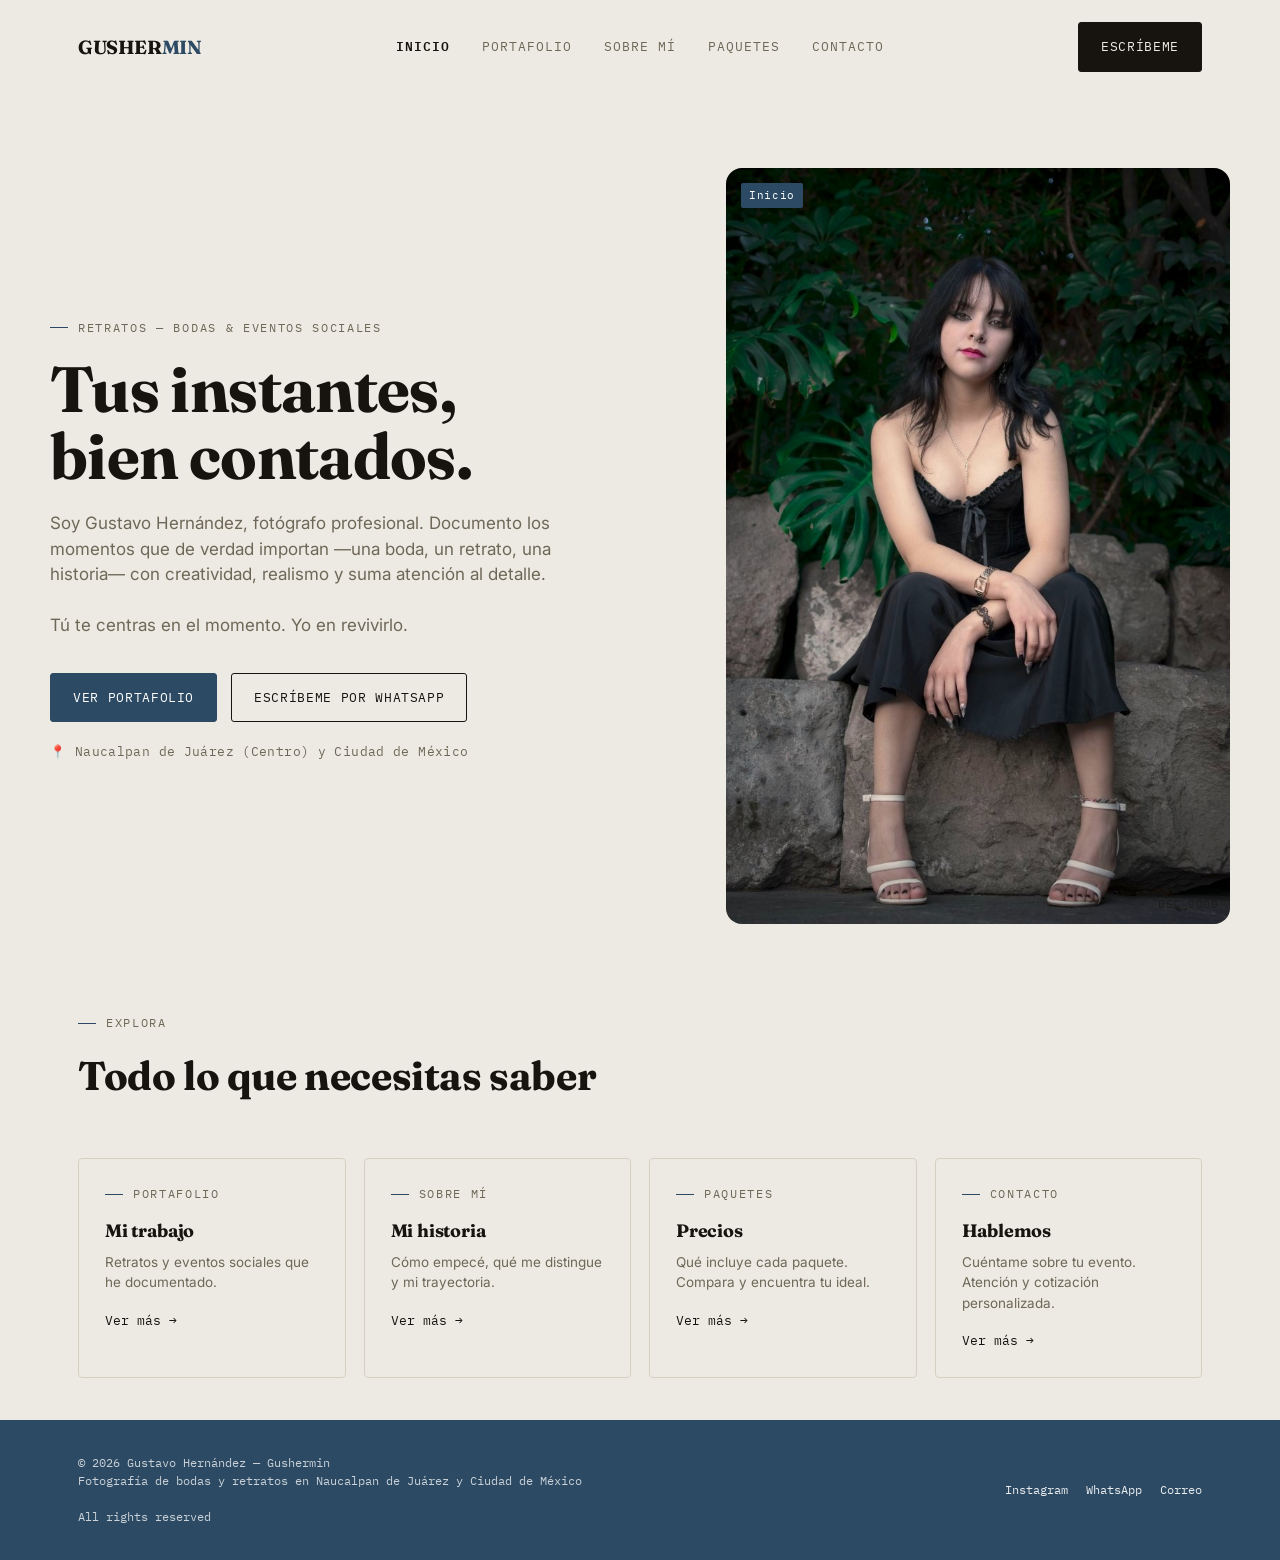
<file: index.html>
<!DOCTYPE html>
<html lang="es">
<head>
<meta charset="UTF-8">
<meta name="viewport" content="width=device-width, initial-scale=1.0">
<title>Gushermin — Fotógrafo de bodas y retratos en Naucalpan y CDMX</title>
<meta name="description" content="Gustavo Hernández (Gushermin), fotógrafo de retratos, bodas y eventos en Naucalpan de Juárez y Ciudad de México. Documento tus instantes más importantes con creatividad y detalle.">

<link rel="preconnect" href="https://fonts.googleapis.com">
<link rel="preconnect" href="https://fonts.gstatic.com" crossorigin>
<link href="https://fonts.googleapis.com/css2?family=Space+Grotesk:wght@500;600;700&family=Inter:wght@400;500;600&family=IBM+Plex+Mono:wght@500;600&display=swap" rel="stylesheet">
<link href="https://fonts.googleapis.com/css2?family=Fraunces:ital,opsz,wght@0,9..144,100..900;1,9..144,100..900&display=swap" rel="stylesheet">
<link href="https://fonts.googleapis.com/css2?family=Syne:wght@400..800&display=swap" rel="stylesheet">
<link href="https://fonts.googleapis.com/css2?family=DM+Serif+Display:ital@0;1&display=swap" rel="stylesheet">
<link href="https://fonts.googleapis.com/css2?family=Playfair+Display:ital,wght@0,400..900;1,400..900&display=swap" rel="stylesheet">
<link rel="icon" type="image/png" href="favicon.png">
<link rel="stylesheet" href="styles.css">
<link rel="canonical" href="https://gushermin.com/">
<script type="application/ld+json">
{
  "@context": "https://schema.org",
  "@type": "LocalBusiness",
  "name": "Gushermin — Gustavo Hernández Fotografía",
  "image": "https://gushermin.com/images/perfil.jpg",
  "url": "https://gushermin.com",
  "telephone": "+527296819259",
  "priceRange": "$3,000 - $5,500 MXN",
  "areaServed": [
    { "@type": "City", "name": "Naucalpan de Juárez" },
    { "@type": "City", "name": "Ciudad de México" }
  ],
  "sameAs": [
    "https://instagram.com/gushermin"
  ]
}
</script>
<!-- ============ FAVICON ============ -->
<link rel="icon" type="image/png" href="favicon.png" sizes="32x32">
<!-- Ícono para dispositivos Apple -->
<link rel="apple-touch-icon" href="favicon.png">
</head>
<body>

<header id="site-header">
  <nav class="wrap">
    <a class="logo" href="index.html">GUSHER<span>MIN</span></a>
    <button class="menu-toggle" id="menuToggle" aria-label="Abrir menú">
      <span></span><span></span><span></span>
    </button>
    <div class="nav-links" id="navLinks">
      <a href="index.html">Inicio</a>
      <a href="portafolio.html">Portafolio</a>
      <a href="sobre-mi.html">Sobre mí</a>
      <a href="paquetes.html">Paquetes</a>
      <a href="contacto.html">Contacto</a>
    </div>
    <a class="btn btn-solid nav-cta" href="contacto.html">Escríbeme</a>
  </nav>
</header>

<main>

  <!-- ============ HERO ============ -->
  <section class="hero wrap">
    <div class="reveal in">
      <div class="eyebrow entrar-suave">Retratos — Bodas &amp; Eventos Sociales</div>
      <h1 class="entrar-suave retraso-1">Tus instantes,<br>bien contados.</h1>
      <p class="lead entrar-suave retraso-2"> Soy Gustavo Hernández, fotógrafo profesional. Documento los momentos que de verdad importan —una boda, un retrato, una historia— con creatividad, realismo y suma atención al detalle.<br><br>Tú te centras en el momento. Yo en revivirlo.</p>
        <!-- <p class="lead entrar-suave retraso-2">Cubrir fotográficamente un evento resulta ser una responsabilidad de dimensiones ciertamente mayores. El fotógrafo no solo se dedica a plasmar convenientemente su visión de los eventos, sino que también cuenta con una única (y casi fugaz) oportunidad de lograr inmortalizar la dicha de una escena a través del lente, para que así el cliente pueda revivirlo en el mañana, todos los días, a cualquier hora, en cualquier lugar. -->
        <!-- <p class="lead entrar-suave retraso-2">¿Por qué debería contratar mi servicio?</p>
        <ul class="lead" class="entrar-suave retraso-2">
          <li>Aporto una visión fresca, artística y única para sus mejores momentos</li>
          <li>Disciplina, responsabilidad y profesionalismo en la ejecución del trabajo, de inicio a fin</li>
          <li>Experiencia y pericia en el manejo del equipo fotográfico y la luz, la cual es nuestra materia prima </li>
          <li>Gran capacidad creativa para lograr un toque artístico en cada toma</li>
          <li>Calidad y cantidad, a un precio justo para cada paquete disponible</li>
          <li>Compromiso y agilidad en la entrega del material</li>
          <li>Buena actitud y ganas de trabajar</li>
        </ul> --> 
      <div class="hero-actions entrar-suave retraso-3">
        <a class="btn btn-accent" href="portafolio.html">Ver portafolio</a>
        <a class="btn btn-ghost" href="https://wa.me/527296819259" target="_blank" rel="noopener">Escríbeme por WhatsApp</a>
      </div>
      <p style="margin-top:20px; font-family:var(--font-mono); font-size:12.5px; color:var(--ink-muted); letter-spacing:.03em;">📍 Naucalpan de Juárez (Centro) y Ciudad de México</p>
    </div>
    <!-- Foto de Portada -->
    <div class="frame hero-frame in entrar-suave retraso-4">
      <img src="images/DSC0.jpg" alt="DSC0">
        <div class="tags-container">
          <span class="frame-tag">Inicio</span>
        </div>
      <span class="frame-stamp">DSC_0000</span>
    </div>
  </section>

  <!-- ============ EXPLORA ============ -->
  <section class="wrap">
    <div class="section-head reveal">
      <div class="eyebrow">Explora</div>
      <h2>Todo lo que necesitas saber</h2>
    </div>
    <div class="explore-grid reveal">
      <a class="explore-card" href="portafolio.html">
        <div class="eyebrow">Portafolio</div>
        <h3>Mi trabajo</h3>
        <p>Retratos y eventos sociales que he documentado.</p>
        <span class="arrow">Ver más →</span>
      </a>
      <a class="explore-card" href="sobre-mi.html">
        <div class="eyebrow">Sobre mí</div>
        <h3>Mi historia</h3>
        <p>Cómo empecé, qué me distingue y mi trayectoria.</p>
        <span class="arrow">Ver más →</span>
      </a>
      <a class="explore-card" href="paquetes.html">
        <div class="eyebrow">Paquetes</div>
        <h3>Precios</h3>
        <p>Qué incluye cada paquete. Compara y encuentra tu ideal.</p>
        <span class="arrow">Ver más →</span>
      </a>
      <a class="explore-card" href="contacto.html">
        <div class="eyebrow">Contacto</div>
        <h3>Hablemos</h3>
        <p>Cuéntame sobre tu evento. Atención y cotización personalizada.</p>
        <span class="arrow">Ver más →</span>
      </a>
      <br>
    </div>
  </section>

</main>

<footer>
  <div class="wrap">
    <p>© 2026 Gustavo Hernández — Gushermin<br>Fotografía de bodas y retratos en Naucalpan de Juárez y Ciudad de México<br><br>All rights reserved</p>
    <div class="socials">
      <a href="https://instagram.com/gushermin" target="_blank" rel="noopener">Instagram</a>
      <a href="https://wa.me/527296819259" target="_blank" rel="noopener">WhatsApp</a>
      <a href="mailto:gus.hermi0102@gmail.com">Correo</a>
    </div>
  </div>
</footer>

<script src="script.js"></script>
</body>
</html>
</file>
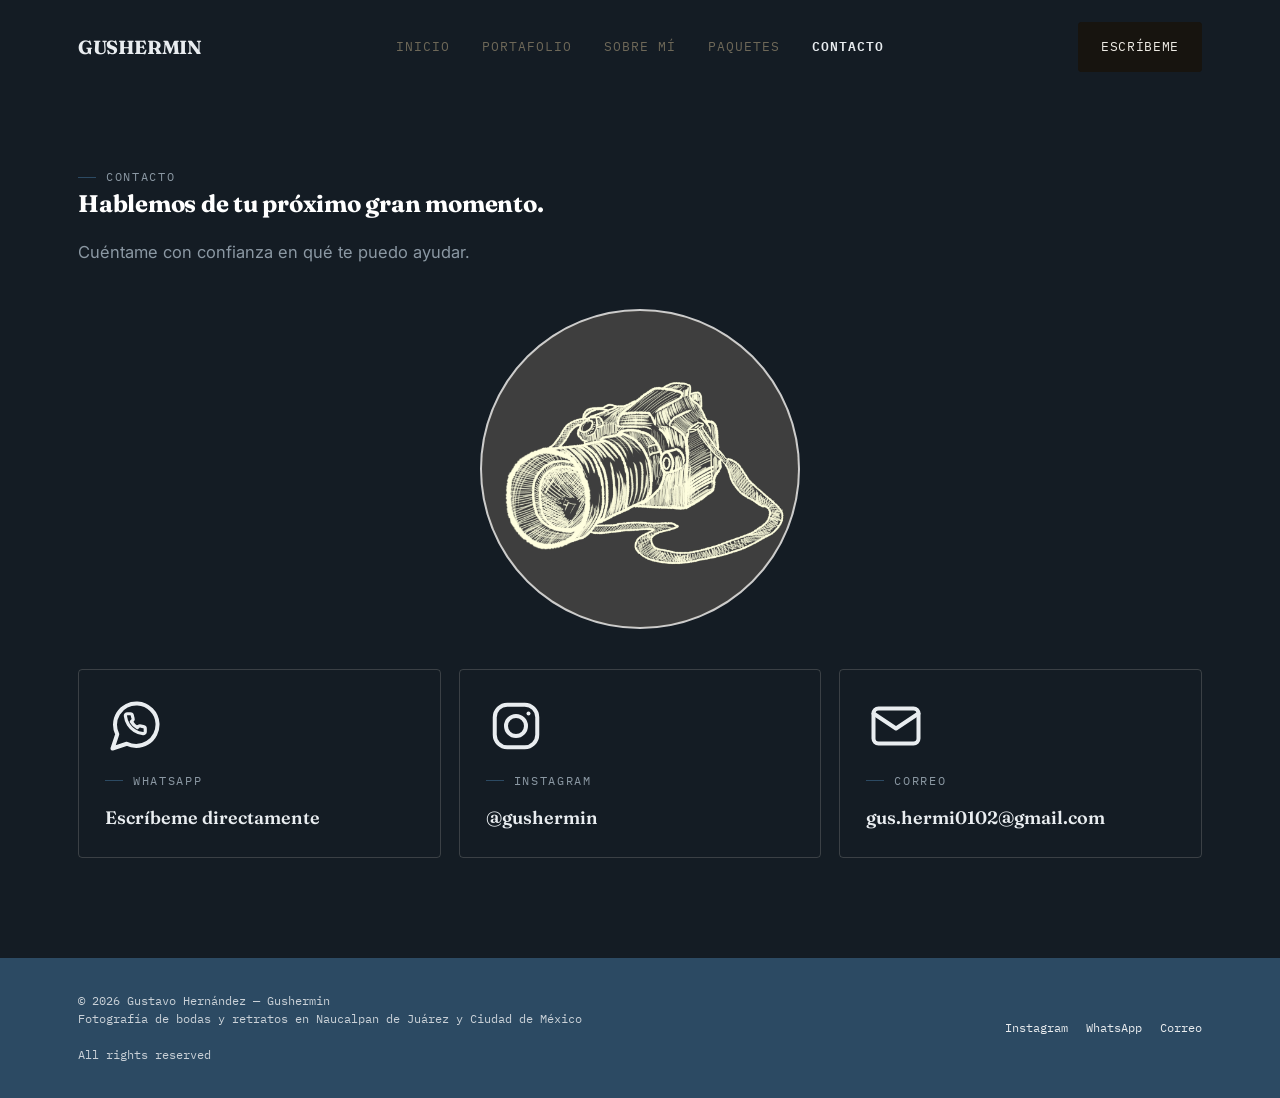
<file: contacto.html>
<!DOCTYPE html>
<html lang="es">
<head>
<meta charset="UTF-8">
<meta name="viewport" content="width=device-width, initial-scale=1.0">
<title>Contacto — Gushermin | Fotógrafo en Naucalpan y CDMX</title>
<meta name="description" content="Contacta a Gustavo Hernández (Gushermin), fotógrafo en Naucalpan de Juárez y Ciudad de México, por WhatsApp, Instagram o correo.">

<link rel="preconnect" href="https://fonts.googleapis.com">
<link rel="preconnect" href="https://fonts.gstatic.com" crossorigin>
<link href="https://fonts.googleapis.com/css2?family=Space+Grotesk:wght@500;600;700&family=Inter:wght@400;500;600&family=IBM+Plex+Mono:wght@500;600&display=swap" rel="stylesheet">
<link href="https://fonts.googleapis.com/css2?family=Fraunces:ital,opsz,wght@0,9..144,100..900;1,9..144,100..900&display=swap" rel="stylesheet">
<link href="https://fonts.googleapis.com/css2?family=Syne:wght@400..800&display=swap" rel="stylesheet">
<link href="https://fonts.googleapis.com/css2?family=DM+Serif+Display:ital@0;1&display=swap" rel="stylesheet">
<link href="https://fonts.googleapis.com/css2?family=Playfair+Display:ital,wght@0,400..900;1,400..900&display=swap" rel="stylesheet">
<link rel="icon" type="image/png" href="favicon.png">
<link rel="stylesheet" href="styles.css">
<link rel="canonical" href="https://gushermin.com/contacto.html">
<!-- ============ FAVICON ============ -->
<link rel="icon" type="image/png" href="favicon.png" sizes="32x32">
<!-- Ícono para dispositivos Apple -->
<link rel="apple-touch-icon" href="favicon.png">
</head>
<body>

<header id="site-header" class="on-dark">
  <nav class="wrap">
    <a class="logo" href="index.html">GUSHER<span>MIN</span></a>
    <button class="menu-toggle" id="menuToggle" aria-label="Abrir menú">
      <span></span><span></span><span></span>
    </button>
    <div class="nav-links" id="navLinks">
      <a href="index.html">Inicio</a>
      <a href="portafolio.html">Portafolio</a>
      <a href="sobre-mi.html">Sobre mí</a>
      <a href="paquetes.html">Paquetes</a>
      <a href="contacto.html">Contacto</a>
    </div>
    <a class="btn btn-solid nav-cta" href="contacto.html">Escríbeme</a>
  </nav>
</header>

<main>
  <!-- ============ CONTACTO ============ -->
  <section class="contact" style="padding-top: 168px;">
    <div class="wrap">
      <div class="eyebrow reveal in entrar-suave">Contacto</div>
      <h2 class="reveal in entrar-suave">Hablemos de tu próximo gran momento.</h2>
      <p class="lead reveal in entrar-suave retraso-1">Cuéntame con confianza en qué te puedo ayudar.</p>

      <!-- Avatar -->
      <div class="frame contact-avatar reveal in entrar-suave retraso-3">
        <img src="favicon.png" alt="Gustavo Hernández">
      </div>

      <div class="contact-grid reveal in entrar-suave retraso-4">
        <!-- Enlace a WhatsApp -->
        <a class="contact-card" href="https://wa.me/527296819259" target="_blank" rel="noopener">
          <svg class="icon" viewBox="0 0 24 24" fill="none" stroke="currentColor" stroke-width="1.6" stroke-linecap="round" stroke-linejoin="round">
            <path d="M21 11.5a8.38 8.38 0 0 1-.9 3.8 8.5 8.5 0 0 1-7.6 4.7 8.38 8.38 0 0 1-3.8-.9L3 21l1.9-5.7a8.38 8.38 0 0 1-.9-3.8 8.5 8.5 0 0 1 4.7-7.6 8.38 8.38 0 0 1 3.8-.9h.5a8.48 8.48 0 0 1 8 8v.5z"/>
            <g transform="translate(7.3,6.3) scale(0.4)" stroke-width="3.2">
            <path d="M22 16.92v3a2 2 0 0 1-2.18 2 19.79 19.79 0 0 1-8.63-3.07 19.5 19.5 0 0 1-6-6 19.79 19.79 0 0 1-3.07-8.67A2 2 0 0 1 4.11 2h3a2 2 0 0 1 2 1.72c.127.96.361 1.903.7 2.81a2 2 0 0 1-.45 2.11L8.09 9.91a16 16 0 0 0 6 6l1.27-1.27a2 2 0 0 1 2.11-.45c.907.339 1.85.573 2.81.7A2 2 0 0 1 22 16.92z"/>
            </g>
          </svg>
          <div class="eyebrow">WhatsApp</div>
          <div class="value">Escríbeme directamente</div>
        </a>
        <!-- usuario de Instagram -->
        <a class="contact-card" href="https://instagram.com/gushermin" target="_blank" rel="noopener">
          <svg class="icon" viewBox="0 0 24 24" fill="none" stroke="currentColor" stroke-width="1.6" stroke-linecap="round" stroke-linejoin="round">
            <rect x="3.5" y="3.5" width="17" height="17" rx="5"/>
            <circle cx="12" cy="12" r="4"/>
            <circle cx="17" cy="7" r="0.8" fill="currentColor" stroke="none"/>
          </svg>
          <div class="eyebrow">Instagram</div>
          <div class="value">@gushermin</div>
        </a>
        <!-- Correo electrónico -->
        <a class="contact-card" href="mailto:gus.hermi0102@gmail.com">
          <svg class="icon" viewBox="0 0 24 24" fill="none" stroke="currentColor" stroke-width="1.6" stroke-linecap="round" stroke-linejoin="round">
            <rect x="3" y="5" width="18" height="14" rx="2"/>
            <path d="M3 7l9 6 9-6"/>
          </svg>
          <div class="eyebrow">Correo</div>
          <div class="value">gus.hermi0102@gmail.com</div>
        </a>
      </div>
    </div>
  </section>
</main>

<footer>
  <div class="wrap">
    <p>© 2026 Gustavo Hernández — Gushermin<br>Fotografía de bodas y retratos en Naucalpan de Juárez y Ciudad de México<br><br>All rights reserved</p>
    <div class="socials">
      <a href="https://instagram.com/gushermin" target="_blank" rel="noopener">Instagram</a>
      <a href="https://wa.me/527296819259" target="_blank" rel="noopener">WhatsApp</a>
      <a href="mailto:gus.hermi0102@gmail.com">Correo</a>
    </div>
  </div>
</footer>

<script src="script.js"></script>
</body>
</html>
</file>
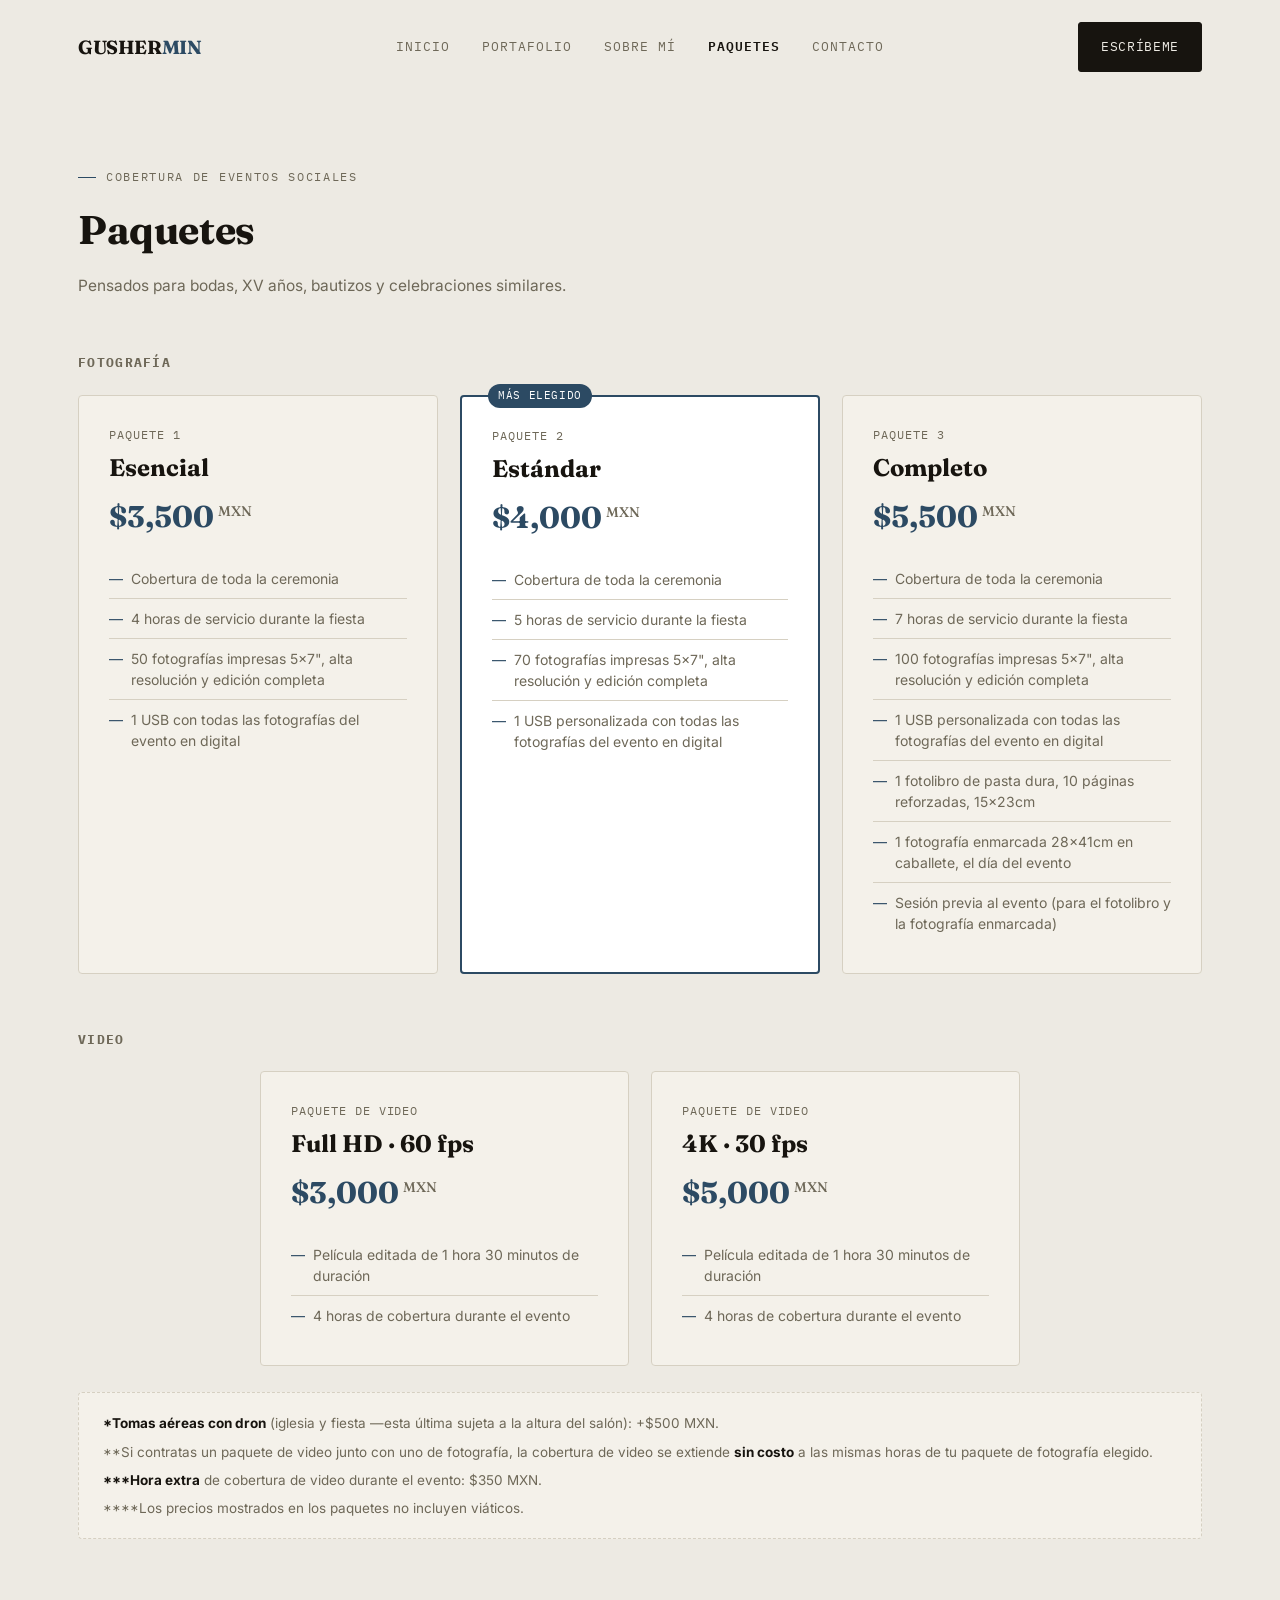
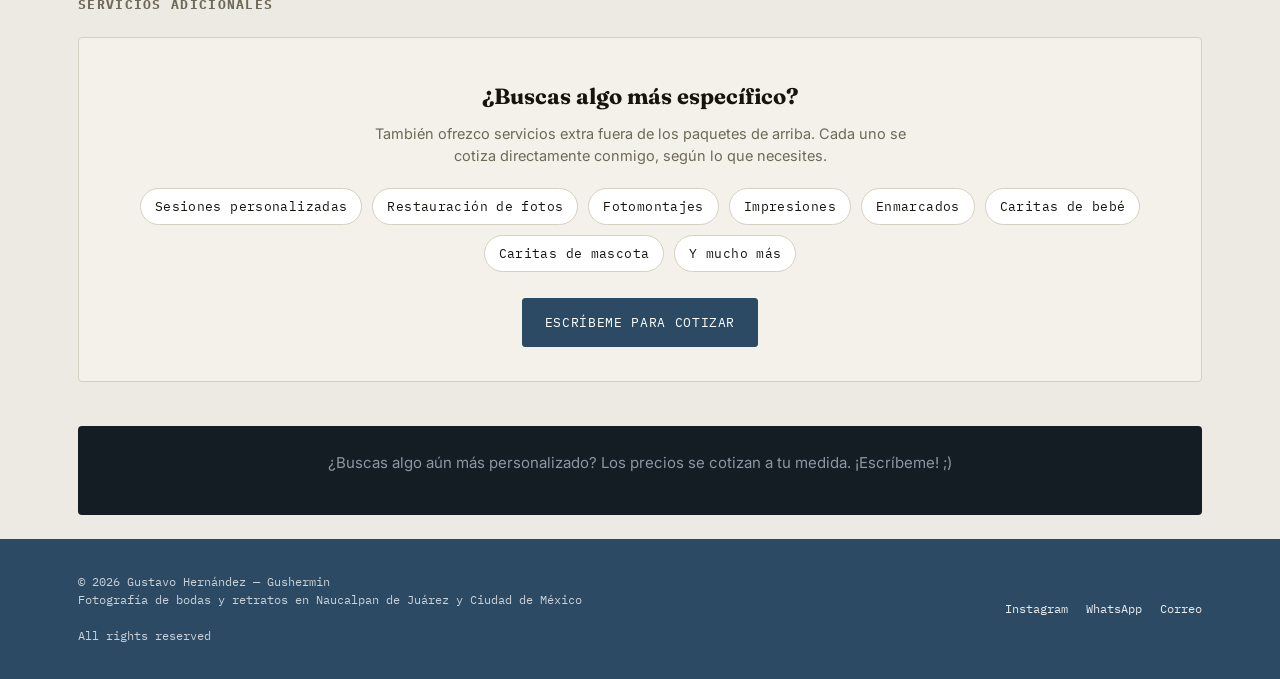
<file: paquetes.html>
<!DOCTYPE html>
<html lang="es">
<head>
<meta charset="UTF-8">
<meta name="viewport" content="width=device-width, initial-scale=1.0">
<title>Paquetes — Gushermin | Fotografía de bodas en Naucalpan y CDMX</title>
<meta name="description" content="Paquetes de cobertura fotográfica y de video para bodas, XV años, bautizos y eventos sociales en Naucalpan de Juárez y Ciudad de México — Gushermin.">

<link rel="preconnect" href="https://fonts.googleapis.com">
<link rel="preconnect" href="https://fonts.gstatic.com" crossorigin>
<link href="https://fonts.googleapis.com/css2?family=Space+Grotesk:wght@500;600;700&family=Inter:wght@400;500;600&family=IBM+Plex+Mono:wght@500;600&display=swap" rel="stylesheet">
<link href="https://fonts.googleapis.com/css2?family=Fraunces:ital,opsz,wght@0,9..144,100..900;1,9..144,100..900&display=swap" rel="stylesheet">
<link href="https://fonts.googleapis.com/css2?family=Syne:wght@400..800&display=swap" rel="stylesheet">
<link href="https://fonts.googleapis.com/css2?family=DM+Serif+Display:ital@0;1&display=swap" rel="stylesheet">
<link href="https://fonts.googleapis.com/css2?family=Playfair+Display:ital,wght@0,400..900;1,400..900&display=swap" rel="stylesheet">
<link rel="icon" type="image/png" href="favicon.png">
<link rel="stylesheet" href="styles.css">
<link rel="canonical" href="https://gushermin.com/paquetes.html">
<!-- ============ FAVICON ============ -->
<link rel="icon" type="image/png" href="favicon.png" sizes="32x32">
<!-- Ícono para dispositivos Apple -->
<link rel="apple-touch-icon" href="favicon.png">
</head>
<body>

<header id="site-header">
  <nav class="wrap">
    <a class="logo" href="index.html">GUSHER<span>MIN</span></a>
    <button class="menu-toggle" id="menuToggle" aria-label="Abrir menú">
      <span></span><span></span><span></span>
    </button>
    <div class="nav-links" id="navLinks">
      <a href="index.html">Inicio</a>
      <a href="portafolio.html">Portafolio</a>
      <a href="sobre-mi.html">Sobre mí</a>
      <a href="paquetes.html">Paquetes</a>
      <a href="contacto.html">Contacto</a>
    </div>
    <a class="btn btn-solid nav-cta" href="contacto.html">Escríbeme</a>
  </nav>
</header>

<main>
  <!-- ============ PAQUETES ============ -->
  <section class="wrap" style="padding-top: 168px;">
    <div class="section-head reveal in">
      <div class="eyebrow entrar-suave">Cobertura de eventos sociales</div>
      <h2 class="entrar-suave retraso-1">Paquetes</h2>
      <p style="color:var(--ink-muted); font-size:15.5px; margin-top:14px;" class="entrar-suave retraso-2">Pensados para bodas, XV años, bautizos y celebraciones similares.</p>
    </div>

    <div class="pkg-subhead reveal in entrar-suave retraso-3"><h3>Fotografía</h3></div>
    <div class="pricing-grid reveal in entrar-suave retraso-4">

      <div class="price-card">
        <span class="pkg-name">Paquete 1</span>
        <h4>Esencial</h4>
        <div class="price">$3,500<sup>MXN</sup></div>
        <ul class="price-list">
          <li>Cobertura de toda la ceremonia</li>
          <li>4 horas de servicio durante la fiesta</li>
          <li>50 fotografías impresas 5x7", alta resolución y edición completa</li>
          <li>1 USB con todas las fotografías del evento en digital</li>
        </ul>
      </div>

      <div class="price-card featured">
        <span class="pkg-name">Paquete 2</span>
        <h4>Estándar</h4>
        <div class="price">$4,000<sup>MXN</sup></div>
        <ul class="price-list">
          <li>Cobertura de toda la ceremonia</li>
          <li>5 horas de servicio durante la fiesta</li>
          <li>70 fotografías impresas 5x7", alta resolución y edición completa</li>
          <li>1 USB personalizada con todas las fotografías del evento en digital</li>
        </ul>
      </div>

      <div class="price-card">
        <span class="pkg-name">Paquete 3</span>
        <h4>Completo</h4>
        <div class="price">$5,500<sup>MXN</sup></div>
        <ul class="price-list">
          <li>Cobertura de toda la ceremonia</li>
          <li>7 horas de servicio durante la fiesta</li>
          <li>100 fotografías impresas 5x7", alta resolución y edición completa</li>
          <li>1 USB personalizada con todas las fotografías del evento en digital</li>
          <li>1 fotolibro de pasta dura, 10 páginas reforzadas, 15x23cm</li>
          <li>1 fotografía enmarcada 28x41cm en caballete, el día del evento</li>
          <li>Sesión previa al evento (para el fotolibro y la fotografía enmarcada)</li>
        </ul>
      </div>
    </div>

    <div class="pkg-subhead reveal entrar-suave retraso-4"><h3>Video</h3></div>
    <div class="pricing-grid pricing-grid--2 reveal entrar-suave retraso-4">

      <div class="price-card">
        <span class="pkg-name">Paquete de Video</span>
        <h4>Full HD · 60 fps</h4>
        <div class="price">$3,000<sup>MXN</sup></div>
        <ul class="price-list">
          <li>Película editada de 1 hora 30 minutos de duración</li>
          <li>4 horas de cobertura durante el evento</li>
        </ul>
      </div>

      <div class="price-card">
        <span class="pkg-name">Paquete de Video</span>
        <h4>4K · 30 fps</h4>
        <div class="price">$5,000<sup>MXN</sup></div>
        <ul class="price-list">
          <li>Película editada de 1 hora 30 minutos de duración</li>
          <li>4 horas de cobertura durante el evento</li>
        </ul>
      </div>
    </div>

    <div class="pkg-notes reveal">
      <p><strong>*Tomas aéreas con dron</strong> (iglesia y fiesta —esta última sujeta a la altura del salón): +$500 MXN.</p>
      <p>**Si contratas un paquete de video junto con uno de fotografía, la cobertura de video se extiende <strong>sin costo</strong> a las mismas horas de tu paquete de fotografía elegido.</p>
      <p><strong>***Hora extra</strong> de cobertura de video durante el evento: $350 MXN.</p>
      <p>****Los precios mostrados en los paquetes no incluyen viáticos.</p>
    </div>

    <div class="pkg-subhead reveal"><h3>Servicios adicionales</h3></div>
      <div class="extra-card reveal">
        <h4>¿Buscas algo más específico?</h4>
        <p>También ofrezco servicios extra fuera de los paquetes de arriba. Cada uno se cotiza directamente conmigo, según lo que necesites.</p>
        <div class="extra-tags">
          <span>Sesiones personalizadas</span>
          <span>Restauración de fotos</span>
          <span>Fotomontajes</span>
          <span>Impresiones</span>
          <span>Enmarcados</span>
          <span>Caritas de bebé</span>
          <span>Caritas de mascota</span>
          <span>Y mucho más</span>
        </div>
      <a class="btn btn-accent" href="contacto.html">Escríbeme para cotizar</a>
      </div>
    
    <div class="pkg-contact-note reveal">
      <p>¿Buscas algo aún más personalizado? Los precios se cotizan a tu medida. ¡Escríbeme! ;)</p>
    </div>
    <br>
  </section>
</main>

<footer>
  <div class="wrap">
    <p>© 2026 Gustavo Hernández — Gushermin<br>Fotografía de bodas y retratos en Naucalpan de Juárez y Ciudad de México<br><br>All rights reserved</p>
    <div class="socials">
      <a href="https://instagram.com/gushermin" target="_blank" rel="noopener">Instagram</a>
      <a href="https://wa.me/527296819259" target="_blank" rel="noopener">WhatsApp</a>
      <a href="mailto:gus.hermi0102@gmail.com">Correo</a>
    </div>
  </div>
</footer>

<script src="script.js"></script>
</body>
</html>
</file>
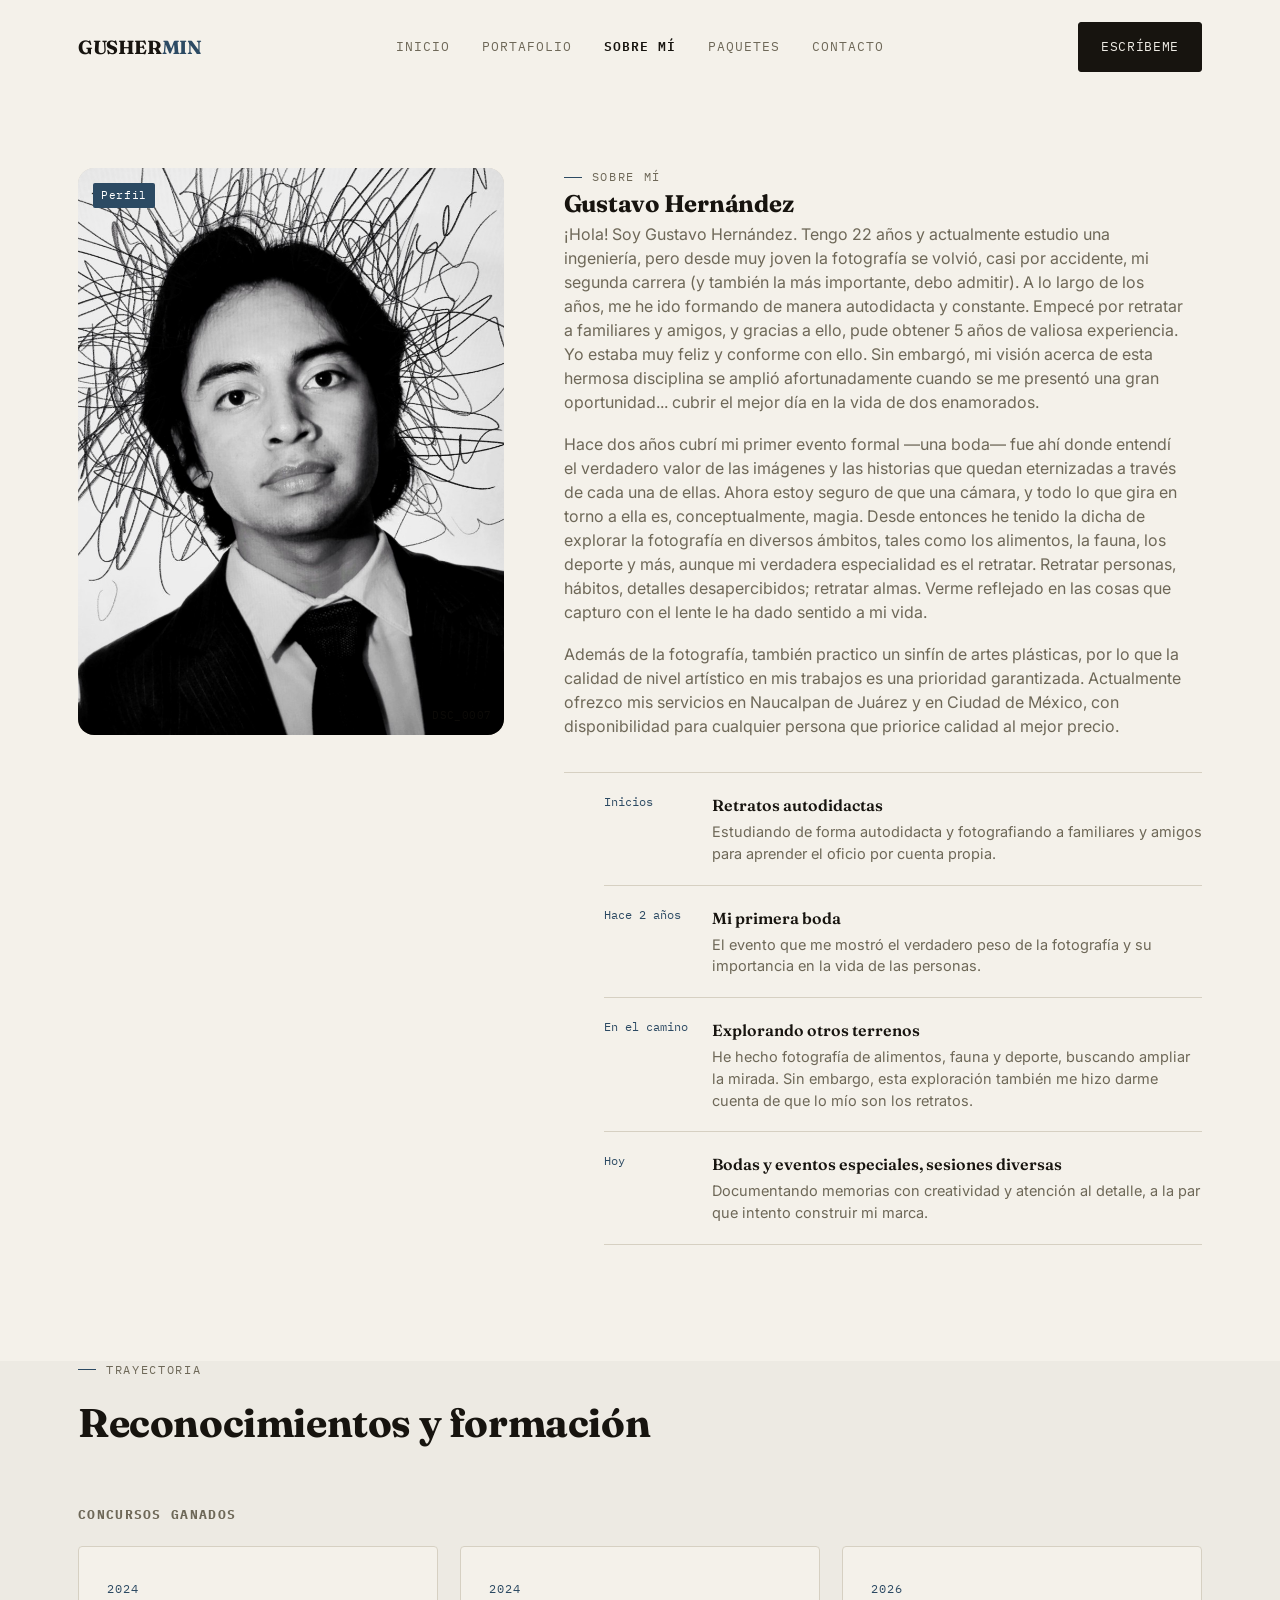
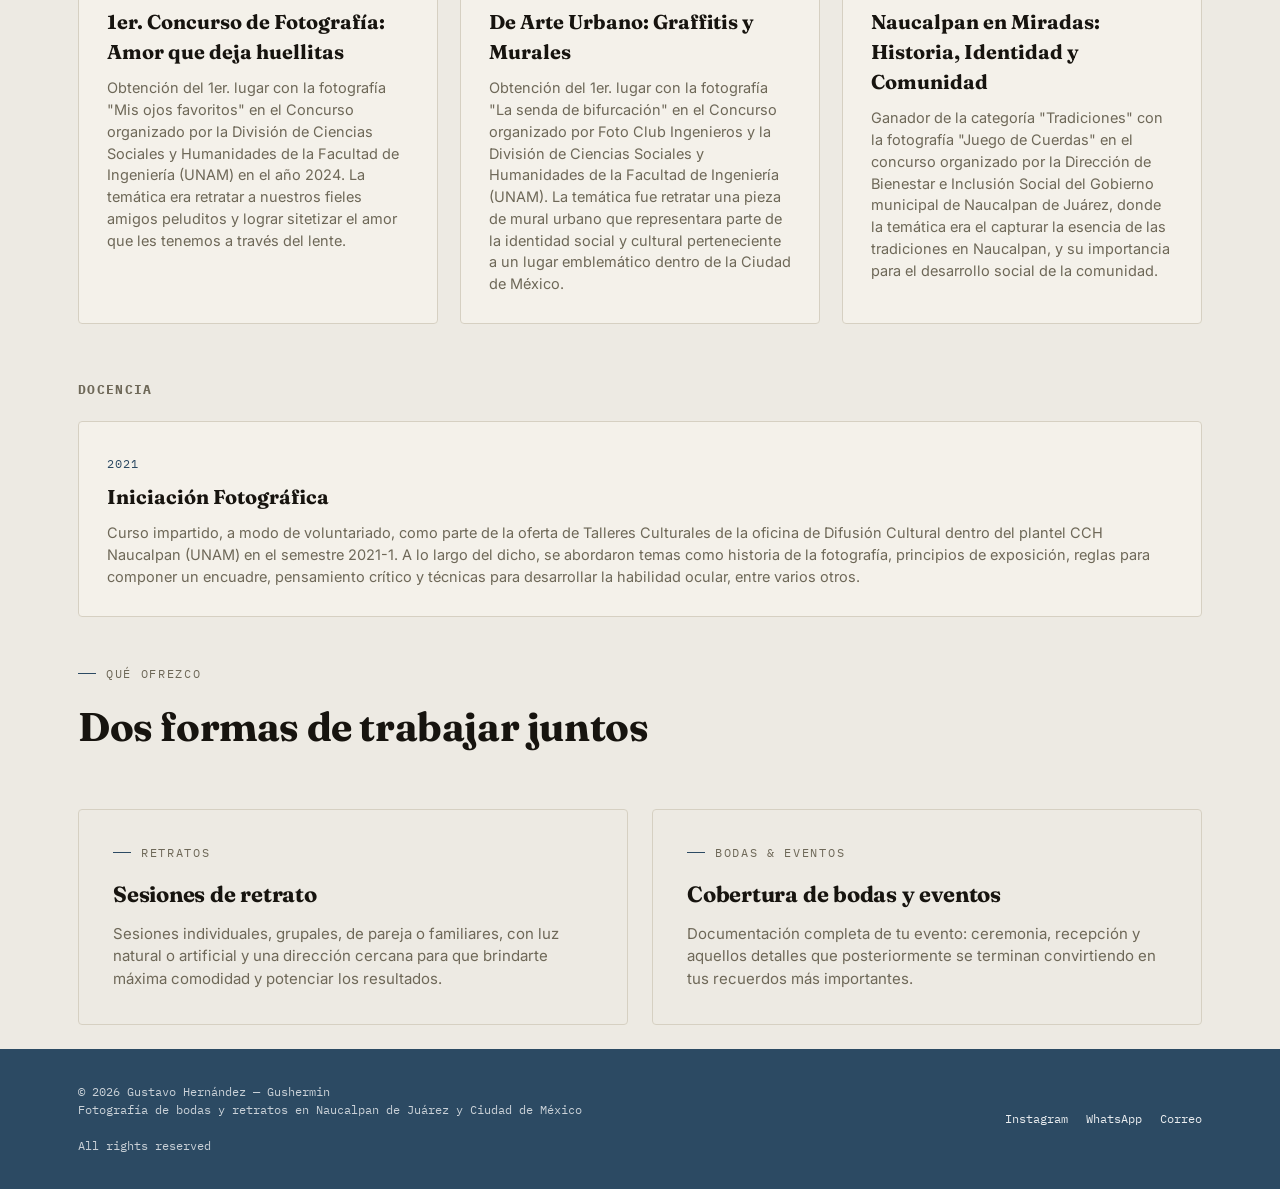
<file: sobre-mi.html>
<!DOCTYPE html>
<html lang="es">
<head>
<meta charset="UTF-8">
<meta name="viewport" content="width=device-width, initial-scale=1.0">
<title>Sobre mí — Gushermin | Fotógrafo en Naucalpan y CDMX</title>
<meta name="description" content="Conoce a Gustavo Hernández (Gushermin), fotógrafo en Naucalpan de Juárez y Ciudad de México: su historia, su trayectoria y qué ofrece.">

<link rel="preconnect" href="https://fonts.googleapis.com">
<link rel="preconnect" href="https://fonts.gstatic.com" crossorigin>
<link href="https://fonts.googleapis.com/css2?family=Space+Grotesk:wght@500;600;700&family=Inter:wght@400;500;600&family=IBM+Plex+Mono:wght@500;600&display=swap" rel="stylesheet">
<link href="https://fonts.googleapis.com/css2?family=Fraunces:ital,opsz,wght@0,9..144,100..900;1,9..144,100..900&display=swap" rel="stylesheet">
<link href="https://fonts.googleapis.com/css2?family=Syne:wght@400..800&display=swap" rel="stylesheet">
<link href="https://fonts.googleapis.com/css2?family=DM+Serif+Display:ital@0;1&display=swap" rel="stylesheet">
<link href="https://fonts.googleapis.com/css2?family=Playfair+Display:ital,wght@0,400..900;1,400..900&display=swap" rel="stylesheet">
<link rel="icon" type="image/png" href="favicon.png">
<link rel="stylesheet" href="styles.css">
<link rel="canonical" href="https://gushermin.com/sobre-mi.html">
<!-- ============ FAVICON ============ -->
<link rel="icon" type="image/png" href="favicon.png" sizes="32x32">
<!-- Ícono para dispositivos Apple -->
<link rel="apple-touch-icon" href="favicon.png">
</head>
<body>

<header id="site-header">
  <nav class="wrap">
    <a class="logo" href="index.html">GUSHER<span>MIN</span></a>
    <button class="menu-toggle" id="menuToggle" aria-label="Abrir menú">
      <span></span><span></span><span></span>
    </button>
    <div class="nav-links" id="navLinks">
      <a href="index.html">Inicio</a>
      <a href="portafolio.html">Portafolio</a>
      <a href="sobre-mi.html">Sobre mí</a>
      <a href="paquetes.html">Paquetes</a>
      <a href="contacto.html">Contacto</a>
    </div>
    <a class="btn btn-solid nav-cta" href="contacto.html">Escríbeme</a>
  </nav>
</header>

<main>
  <!-- ============ SOBRE MI ============ -->
  <section class="about" style="padding-top: 168px;">
    <div class="wrap about-grid">
      <!-- Foto de perfil -->
      <div class="frame about-frame reveal in entrar-suave retraso-4">
        <img src="images/perfil.jpeg" alt="Gustavo Hernández, fotógrafo">
        <div class="tags-container">
          <span class="frame-tag">Perfil</span>
        </div>
        <span class="frame-stamp">DSC_0007</span>
      </div>
      <div class="about-copy reveal in">
        <div class="eyebrow entrar-suave">Sobre mí</div>
        <h2 class="entrar-suave retraso-1">Gustavo Hernández</h2>
        <p class="entrar-suave retraso-2">¡Hola! Soy Gustavo Hernández. Tengo 22 años y actualmente estudio una ingeniería, pero desde muy joven la fotografía se volvió, casi por accidente, mi segunda carrera (y también la más importante, debo admitir). A lo largo de los años, me he ido formando de manera autodidacta y constante. Empecé por retratar a familiares y amigos, y gracias a ello, pude obtener 5 años de valiosa experiencia. Yo estaba muy feliz y conforme con ello. Sin embargó, mi visión acerca de esta hermosa disciplina se amplió afortunadamente cuando se me presentó una gran oportunidad... cubrir el mejor día en la vida de dos enamorados.</p>
        <p class="entrar-suave retraso-2">Hace dos años cubrí mi primer evento formal —una boda— fue ahí donde entendí el verdadero valor de las imágenes y las historias que quedan eternizadas a través de cada una de ellas. Ahora estoy seguro de que una cámara, y todo lo que gira en torno a ella es, conceptualmente, magia. Desde entonces he tenido la dicha de explorar la fotografía en diversos ámbitos, tales como los alimentos, la fauna, los deporte y más, aunque mi verdadera especialidad es el retratar. Retratar personas, hábitos, detalles desapercibidos; retratar almas. Verme reflejado en las cosas que capturo con el lente le ha dado sentido a mi vida.</p>
        <p class="entrar-suave retraso-2">Además de la fotografía, también practico un sinfín de artes plásticas, por lo que la calidad de nivel artístico en mis trabajos es una prioridad garantizada. Actualmente ofrezco mis servicios en Naucalpan de Juárez y en Ciudad de México, con disponibilidad para cualquier persona que priorice calidad al mejor precio.</p>

        <ul class="timeline entrar-suave retraso-3">
          <li>
            <span class="t-tag">Inicios</span>
            <div>
              <div class="t-title">Retratos autodidactas</div>
              <div class="t-desc">Estudiando de forma autodidacta y fotografiando a familiares y amigos para aprender el oficio por cuenta propia.</div>
            </div>
          </li>
          <li>
            <span class="t-tag">Hace 2 años</span>
            <div>
              <div class="t-title">Mi primera boda</div>
              <div class="t-desc">El evento que me mostró el verdadero peso de la fotografía y su importancia en la vida de las personas.</div>
            </div>
          </li>
          <li>
            <span class="t-tag">En el camino</span>
            <div>
              <div class="t-title">Explorando otros terrenos</div>
              <div class="t-desc">He hecho fotografía de alimentos, fauna y deporte, buscando ampliar la mirada. Sin embargo, esta exploración también me hizo darme cuenta de que lo mío son los retratos.</div>
            </div>
          </li>
          <li>
            <span class="t-tag">Hoy</span>
            <div>
              <div class="t-title">Bodas y eventos especiales, sesiones diversas</div>
              <div class="t-desc">Documentando memorias con creatividad y atención al detalle, a la par que intento construir mi marca.</div>
            </div>
          </li>
        </ul>
      </div>
    </div>
  </section>

<!-- ============ LOGROS ============ -->
<section class="wrap">
  <div class="section-head reveal">
    <div class="eyebrow">Trayectoria</div>
    <h2>Reconocimientos y formación</h2>
  </div>

  <div class="pkg-subhead reveal" style="margin-top:0;"><h3>Concursos ganados</h3></div>
  <div class="award-grid reveal">
    <div class="award-card">
      <span class="award-year">2024</span>
      <h4>1er. Concurso de Fotografía: Amor que deja huellitas</h4>
      <p>Obtención del 1er. lugar con la fotografía "Mis ojos favoritos" en el Concurso organizado por la División de Ciencias Sociales y Humanidades de la Facultad de Ingeniería (UNAM) en el año 2024. La temática era retratar a nuestros fieles amigos peluditos y lograr sitetizar el amor que les tenemos a través del lente.</p>
    </div>
    <div class="award-card">
      <span class="award-year">2024</span>
      <h4>De Arte Urbano: Graffitis y Murales</h4>
      <p>Obtención del 1er. lugar con la fotografía "La senda de bifurcación" en el Concurso organizado por Foto Club Ingenieros y la División de Ciencias Sociales y Humanidades de la Facultad de Ingeniería (UNAM). La temática fue retratar una pieza de mural urbano que representara parte de la identidad social y cultural perteneciente a un lugar emblemático dentro de la Ciudad de México.</p>
    </div>
    <div class="award-card">
      <span class="award-year">2026</span>
      <h4>Naucalpan en Miradas: Historia, Identidad y Comunidad</h4>
      <p>Ganador de la categoría "Tradiciones" con la fotografía "Juego de Cuerdas" en el concurso organizado por la Dirección de Bienestar e Inclusión Social del Gobierno municipal de Naucalpan de Juárez, donde la temática era el capturar la esencia de las tradiciones en Naucalpan, y su importancia para el desarrollo social de la comunidad.</p>
    </div>
  </div>

  <div class="pkg-subhead reveal"><h3>Docencia</h3></div>
  <div class="award-card reveal">
    <span class="award-year">2021</span>
    <h4>Iniciación Fotográfica</h4>
    <p>Curso impartido, a modo de voluntariado, como parte de la oferta de Talleres Culturales de la oficina de Difusión Cultural dentro del plantel CCH Naucalpan (UNAM) en el semestre 2021-1. A lo largo del dicho, se abordaron temas como historia de la fotografía, principios de exposición, reglas para componer un encuadre, pensamiento crítico y técnicas para desarrollar la habilidad ocular, entre varios otros.</p>
  </div>
</section>
  <br>
  
  <!-- ============ SERVICIOS ============ -->
  <section class="wrap">
    <div class="section-head reveal">
      <br>
      <div class="eyebrow">Qué ofrezco</div>
      <h2>Dos formas de trabajar juntos</h2>
    </div>
    <div class="services-grid reveal">
      <div class="service-card">
        <div class="eyebrow">Retratos</div>
        <h3>Sesiones de retrato</h3>
        <p>Sesiones individuales, grupales, de pareja o familiares, con luz natural o artificial y una dirección cercana para que brindarte máxima comodidad y potenciar los resultados.</p>
      </div>
      <div class="service-card">
        <div class="eyebrow">Bodas &amp; Eventos</div>
        <h3>Cobertura de bodas y eventos</h3>
        <p>Documentación completa de tu evento: ceremonia, recepción y aquellos detalles que posteriormente se terminan convirtiendo en tus recuerdos más importantes.</p>
      </div>
    </div>
    <br>
  </section>
</main>

<footer>
  <div class="wrap">
    <p>© 2026 Gustavo Hernández — Gushermin<br>Fotografía de bodas y retratos en Naucalpan de Juárez y Ciudad de México<br><br>All rights reserved</p>
    <div class="socials">
      <a href="https://instagram.com/gushermin" target="_blank" rel="noopener">Instagram</a>
      <a href="https://wa.me/527296819259" target="_blank" rel="noopener">WhatsApp</a>
      <a href="mailto:gus.hermi0102@gmail.com">Correo</a>
    </div>
  </div>
</footer>

<script src="script.js"></script>
</body>
</html>
</file>
<file: styles.css>
/* ============ TOKENS ============. */
:root{
  --paper: #EDEAE3;
  --paper-soft: #F4F1EA;
  --ink: #17140F;
  --ink-muted: #6E6858;
  --line: #D6D0C2;
  --accent: #2C4A63;
  --accent-ink: #ffffff;
  --dark: #141C24;
  --dark-text: #E9EDF0;
  --dark-muted: #8B98A3;

  --font-display: 'Fraunces', serif;
  --font-body: 'Inter', sans-serif;
  --font-mono: 'IBM Plex Mono', monospace;

  --maxw: 1180px;
}

*{ box-sizing: border-box; }
html{ scroll-behavior: smooth; }

body{
  margin:0;
  background: var(--paper);
  color: var(--ink);
  font-family: var(--font-body);
  line-height: 1.5;
  -webkit-font-smoothing: antialiased;
}

a{ color: inherit; text-decoration: none; }
img{ max-width: 100%; display:block; }
.wrap{ max-width: var(--maxw); margin: 0 auto; padding: 0 28px; }

.eyebrow{
  font-family: var(--font-mono);
  text-transform: uppercase;
  letter-spacing: .14em;
  font-size: 12px;
  color: var(--ink-muted);
  display:flex;
  align-items:center;
  gap:10px;
}
.eyebrow::before{
  content:'';
  width: 18px; height: 1px;
  background: var(--accent);
  display:inline-block;
}

h1,h2,h3{
  font-family: var(--font-display);
  margin: 0;
  letter-spacing: -0.01em;
}

.btn{
  font-family: var(--font-mono);
  font-size: 13px;
  letter-spacing: .05em;
  text-transform: uppercase;
  padding: 14px 22px;
  border-radius: 3px;
  display:inline-flex;
  align-items:center;
  gap:8px;
  border: 1px solid var(--ink);
  transition: transform .2s ease, background .2s ease, color .2s ease;
}
.btn:hover{ transform: translateY(-2px); }
.btn-solid{ background: var(--ink); color: var(--paper); }
.btn-solid:hover{ background: var(--accent); border-color: var(--accent); color:#fff; }
.btn-ghost{ background: transparent; color: var(--ink); }
.btn-ghost:hover{ background: var(--ink); color: var(--paper); }
.btn-accent{ background: var(--accent); border-color: var(--accent); color:#fff; }
.btn-accent:hover{ filter: brightness(1.1); }

/* ============ NAV ============ */
header{
  position: fixed; top:0; left:0; right:0; z-index: 100;
  padding: 22px 0;
  transition: background .3s ease, padding .3s ease, border-color .3s ease;
  border-bottom: 1px solid transparent;
}
header.scrolled{
  background: rgba(237,234,227,.9);
  backdrop-filter: blur(6px);
  padding: 14px 0;
  border-color: var(--line);
}
nav.wrap{ display:flex; align-items:center; justify-content:space-between; }
.logo{ font-family: var(--font-display); font-weight:700; font-size: 19px; letter-spacing: -0.02em; }
.logo span{ color: var(--accent); }
/* Cuando el header flota sobre una sección de fondo oscuro (ej. el fondo de la sección "Contacto"),
   se aclara el logo y el menú desplegable para que no se pierda antes de hacer scroll. */
header.on-dark:not(.scrolled) .logo,
header.on-dark:not(.scrolled) .logo span{
  color: var(--dark-text);
}
header.on-dark:not(.scrolled) .menu-toggle span{
  background: var(--dark-text);
}
header.on-dark:not(.scrolled) .nav-links a.active{
  color: var(--dark-text);
}
.nav-links{ display:flex; gap: 32px; align-items:center; }
.nav-links a{
  font-family: var(--font-mono); font-size: 12.5px; text-transform: uppercase;
  letter-spacing: .08em; color: var(--ink-muted);
  transition: color .2s ease;
}
.nav-links a:hover{ color: var(--ink); }
.nav-links a.active{ color: var(--ink); font-weight: 600; }
.nav-cta{ display:none; }
.menu-toggle{ display:none; background:none; border:none; cursor:pointer; padding: 4px; }
.menu-toggle span{ display:block; width:22px; height:2px; background:var(--ink); margin:5px 0; }

@media (min-width: 720px){
  .nav-cta{ display:inline-flex; }
}
@media (max-width: 860px){
  .nav-links{
    position: fixed; top: 0; right:0; height:100vh; width: min(78vw, 320px);
    background: var(--dark); color: var(--dark-text);
    flex-direction: column; justify-content:center; align-items:flex-start;
    gap: 26px; padding: 40px;
    transform: translateX(100%);
    transition: transform .35s ease;
  }
  .nav-links.open{ transform: translateX(0); }
  .nav-links a{ color: var(--dark-muted); font-size:14px; }
  .nav-links a:hover{ color: var(--dark-text); }
  .nav-links a.active{ color: var(--dark-text); }
  .menu-toggle{ display:block; z-index: 101; }
}

/* ============ FRAME PLACEHOLDER ============
   Los frames en donde irán colocadas las fotografías */
.frame{
  position: relative;
  border-radius: 16px;
  overflow: hidden;
  background:
    radial-gradient(rgba(23,20,15,.08) 1px, transparent 1.4px) 0 0/14px 14px,
    linear-gradient(160deg, #d8d2c4, #bfb8a6);
  display:flex; align-items:flex-end;
  opacity: 0;
  transform: scale(1.06);
  transition: opacity .7s ease, transform 1s cubic-bezier(.16,1,.3,1);
}
.frame.in{ opacity: 1; transform: scale(1); }
.frame img{
  position: absolute; inset: 0;
  width: 100%; height: 100%;
  object-fit: cover;
}
.frame::after{
  content: attr(data-caption);
  font-family: var(--font-mono);
  font-size: 11px;
  letter-spacing:.04em;
  color: rgba(23,20,15,.55);
  padding: 14px;
}
.frame-tag{
  position:absolute; top:12px; left:12px;
  font-family: var(--font-mono); font-size: 11px; letter-spacing:.06em;
  background: var(--accent); color:#fff; padding: 4px 8px; border-radius: 2px;
}
.frame-stamp{
  position:absolute; bottom:12px; right:12px;
  font-family: var(--font-mono); font-size: 11px; letter-spacing:.04em;
  color: rgba(23,20,15,.55);
}

/* ============ HERO ============ */
.hero{
  padding: 168px 0 90px;
  display:grid; grid-template-columns: 1.1fr .9fr; gap: 60px; align-items:center;
}
.hero h1{
  font-size: clamp(38px, 5vw, 64px);
  line-height: 1.05;
  margin: 18px 0 22px;
}
.hero p.lead{
  font-size: 17px; color: var(--ink-muted); max-width: 46ch; margin-bottom: 34px;
}
.hero-actions{ display:flex; gap:14px; flex-wrap:wrap; }
.hero-frame{ aspect-ratio: 2/3; }

@media (max-width: 900px){
  .hero{ 
    .hero{ grid-template-columns: 1fr; padding-top: 130px; }
    .hero-frame{ order:-1; aspect-ratio: 2/3; } /* Agregamos el formato cuadrado */
  }
}

/* ============ HERO RESPONSIVO (MÓVIL) ============ 
Media query que se activa en pantallas de menos de 768px (móviles y tablets pequeñas) */
@media screen and (max-width: 768px) {
  
  /* Configuración de la sección principal */
  .hero {
    display: flex !important;
    flex-direction: column;
    align-items: center;
    text-align: center;
    padding-top: 60px; /* Para dar un poco de aire contra el menú superior */
  }
  .hero .reveal {
    display: contents;
  }
  /* Primero: La etiqueta pequeña */
  .hero .eyebrow { 
    order: 1; 
    justify-content: center; 
  }
  /* Segundo: El título principal */
  .hero h1 { 
    order: 2; 
    margin-bottom: 24px; /* Espacio antes de la foto */
  }
  /* Tercero: LA FOTO */
  .hero .hero-frame { 
    order: 3; 
    width: 100%; 
    max-width: 380px; 
    margin: 0 auto 24px auto; /* Centrada y con espacio abajo */
  }
  /* Cuarto: El párrafo */
  .hero p.lead { 
    order: 4; 
    margin-left: auto;
    margin-right: auto;
    padding-left: 20px;
    padding-right: 20px;
  }
  /* Quinto: Los botones */
  .hero .hero-actions { 
    order: 5; 
    justify-content: center;
    margin-top: 10px;
  }
  /* Sexto: Texto de la ubicación */
  .hero .reveal > p:last-child { 
    order: 6; 
  }
  /* Ocultar etiquetas en celular */
  .tags-container,
  .frame-tag {
    display: none !important;
  }
}

/* ============ EXPLORA (home) ============ */
.explore-grid{ display:grid; grid-template-columns: repeat(4, 1fr); gap: 18px; }
.explore-card{
  border: 1px solid var(--line); border-radius: 4px; padding: 26px;
  transition: border-color .2s ease, transform .2s ease, background .2s ease;
  display:block;
}
.explore-card:hover{ border-color: var(--accent); transform: translateY(-3px); background: var(--paper-soft); }
.explore-card .eyebrow{ margin-bottom: 14px; }
.explore-card h3{ font-size: 18px; margin-bottom: 8px; }
.explore-card p{ color: var(--ink-muted); font-size: 13.5px; margin: 0 0 14px; }
.explore-card .arrow{ font-family: var(--font-mono); font-size: 13px; transition: transform .2s ease; display:inline-block; }
.explore-card:hover .arrow{ transform: translateX(4px); }
@media (max-width: 900px){ .explore-grid{ grid-template-columns: 1fr 1fr; } }
@media (max-width: 560px){ .explore-grid{ grid-template-columns: 1fr; } }

section{ padding: 100px 0; }
.section-head{ max-width: 640px; margin-bottom: 52px; }
.section-head h2{ font-size: clamp(28px, 3.4vw, 40px); margin-top:14px; }

/* ============ PORTFOLIO ============ */
.filters{ display:flex; gap: 10px; margin: 30px 0 44px; flex-wrap:wrap; }
.filter-btn{
  font-family: var(--font-mono); font-size: 12px; text-transform:uppercase; letter-spacing:.06em;
  padding: 9px 16px; border-radius: 999px; border: 1px solid var(--line);
  background: transparent; color: var(--ink-muted); cursor:pointer;
  transition: all .2s ease;
}
.filter-btn.active, .filter-btn:hover{ border-color: var(--ink); color: var(--ink); background: var(--paper-soft); }

.grid{
  column-count: 3; column-gap: 22px;
}
.card { 
  break-inside: avoid; 
  page-break-inside: avoid; /* Ayuda a navegadores más antiguos */
  display: inline-block;   
  width: 100%;              /* Asegura que llenen las columna */
  margin-bottom: 22px; 
  opacity: 1; 
  transition: opacity .25s ease, transform .25s ease; 
}

/* Proporciones reutilizables para mezclar orientaciones de foto */
.ar-3-4{ aspect-ratio: 3/4; }   /* vertical */
.ar-4-5{ aspect-ratio: 4/5; }   /* vertical */
.ar-1-1{ aspect-ratio: 1/1; }   /* cuadrada */
.ar-3-2{ aspect-ratio: 3/2; }   /* horizontal */
.ar-16-9{ aspect-ratio: 16/9; } /* horizontal panorámica */

.card-meta{ display:flex; justify-content:space-between; font-family: var(--font-mono); font-size:11.5px; color: var(--ink-muted); text-transform:uppercase; letter-spacing:.04em; }
.card{ opacity:1; transition: opacity .25s ease, transform .25s ease; }
.card.hidden{ display:none; }

@media (max-width: 900px){ .grid{ column-count: 2; } }
@media (max-width: 560px){ .grid{ column-count: 2; } }

/* ============ SOBRE MI ============ */
.about{ background: var(--paper-soft); }
.about-grid{ display:grid; grid-template-columns: .8fr 1.2fr; gap: 60px; align-items:start; }
.about-frame{ aspect-ratio: 3/4; position: sticky; top: 110px; }
.about-copy p{ color: var(--ink-muted); font-size: 16px; margin: 0 0 18px; max-width: 62ch; }
.timeline{ margin-top: 34px; border-top: 1px solid var(--line); }
.timeline li{
  list-style:none; padding: 20px 0; border-bottom: 1px solid var(--line);
  display:grid; grid-template-columns: 90px 1fr; gap: 18px;
}
.timeline .t-tag{ font-family: var(--font-mono); font-size:12px; color: var(--accent); }
.timeline .t-title{ font-family: var(--font-display); font-weight:600; margin-bottom:4px; }
.timeline .t-desc{ color: var(--ink-muted); font-size: 14.5px; }

@media (max-width: 860px){
  .about-grid{ grid-template-columns: 1fr; }
  .about-frame{ 
    position:static; 
    max-height: 50vh; /* Para ajustar el tamaño */
    width: 100%;
  } 
}

/* ============ SERVICIOS ============ */
.services-grid{ display:grid; grid-template-columns: 1fr 1fr; gap: 24px; }
.service-card{
  border: 1px solid var(--line); border-radius: 4px; padding: 34px;
  transition: border-color .2s ease, transform .2s ease;
}
.service-card:hover{ border-color: var(--ink); transform: translateY(-3px); }
.service-card .eyebrow{ margin-bottom: 16px; }
.service-card h3{ font-size: 22px; margin-bottom: 12px; }
.service-card p{ color: var(--ink-muted); font-size: 15px; margin:0; }
@media (max-width: 720px){ .services-grid{ grid-template-columns:1fr; } }

/* ============ PAQUETES ============ */
.pkg-subhead{ display:flex; align-items:baseline; justify-content:space-between; gap:20px; margin: 56px 0 22px; }
.pkg-subhead:first-of-type{ margin-top:0; }
.pkg-subhead h3{ font-family: var(--font-mono); text-transform:uppercase; font-size:13px; letter-spacing:.1em; color: var(--ink-muted); }
.pkg-subhead .pkg-note{ font-size: 13px; color: var(--ink-muted); }

.pricing-grid{ display:grid; grid-template-columns: repeat(3, 1fr); gap: 22px; align-items:stretch; }
.pricing-grid--2{ grid-template-columns: repeat(2, 1fr); max-width: 760px; margin: 0 auto; }
.price-card{
  border: 1px solid var(--line); border-radius: 4px; padding: 30px;
  display:flex; flex-direction:column; background: var(--paper-soft);
  transition: border-color .2s ease, transform .2s ease;
}
.price-card:hover{ border-color: var(--accent); transform: translateY(-3px); }
.price-card.featured{ border-color: var(--accent); border-width:2px; position:relative; background:#fff; }
.price-card.featured::before{
  content:'Más elegido';
  position:absolute; top:-13px; left:26px;
  background: var(--accent); color:#fff;
  font-family: var(--font-mono); font-size:10.5px; letter-spacing:.06em; text-transform:uppercase;
  padding: 4px 10px; border-radius: 999px;
}
.price-card .pkg-name{ font-family: var(--font-mono); font-size:12px; text-transform:uppercase; letter-spacing:.08em; color: var(--ink-muted); }
.price-card h4{ font-family: var(--font-display); font-size: 24px; margin: 6px 0 2px; }
.price-card .price{ font-family: var(--font-display); font-weight:700; font-size: 30px; color: var(--accent); margin: 6px 0 20px; }
.price-card .price sup{ font-size:14px; font-weight:500; color: var(--ink-muted); margin-left:4px; }
.price-list{ list-style:none; margin:0 0 auto; padding:0; flex:1; }
.price-list li{
  font-size: 14px; color: var(--ink-muted); padding: 9px 0 9px 22px;
  border-top: 1px solid var(--line); position:relative;
}
.price-list li:first-child{ border-top:none; }
.price-list li::before{
  content:'—'; position:absolute; left:0; color: var(--accent);
}

.pkg-notes{
  margin-top: 26px; border: 1px dashed var(--line); border-radius: 4px; padding: 20px 24px;
  background: var(--paper-soft);
}
.pkg-notes p{ font-size: 13.5px; color: var(--ink-muted); margin: 0 0 8px; }
.pkg-notes p:last-child{ margin-bottom:0; }
.pkg-notes strong{ color: var(--ink); }

.pkg-contact-note{
  margin-top: 44px; text-align:center; padding: 26px; border-radius: 4px;
  background: var(--dark); color: var(--dark-text);
}
.pkg-contact-note p{ margin:0 0 14px; color: var(--dark-muted); font-size:15px; }

/* ============ SERVICIOS ADICIONALES (cotización personalizada) ============ */
.extra-card{
  border: 1px solid var(--line); border-radius: 4px; padding: 34px;
  background: var(--paper-soft);
  text-align:center;
}
.extra-card h4{ font-family: var(--font-display); font-size: 22px; margin: 8px 0 10px; }
.extra-card p{ color: var(--ink-muted); font-size: 14.5px; max-width: 62ch; margin: 0 auto 22px; }
.extra-tags{ display:flex; flex-wrap:wrap; justify-content:center; gap: 10px; margin-bottom: 26px; }
.extra-tags span{
  font-family: var(--font-mono); font-size: 12.5px; letter-spacing:.03em;
  border: 1px solid var(--line); border-radius: 999px; padding: 8px 14px;
  color: var(--ink); background: #fff;
}

@media (max-width: 900px){ .pricing-grid{ grid-template-columns: 1fr 1fr; } }
@media (max-width: 640px){ .pricing-grid{ grid-template-columns: 1fr; } .pkg-subhead{ flex-direction:column; align-items:flex-start; gap:6px; } }

/* ============ CONTACTO ============ */
.contact{ background: var(--dark); color: var(--dark-text); }
.contact .eyebrow{ color: var(--dark-muted); }
.contact .eyebrow::before{ background: var(--accent); }
.contact h2{ color: #fff; }
.contact p.lead{ color: var(--dark-muted); max-width: 50ch; margin: 18px 0 44px; font-size: 16.5px; }
.contact-grid{ display:grid; grid-template-columns: repeat(3, 1fr); gap: 18px; }
.contact-avatar{
  width: clamp(180px, 30vw, 320px); 
  height: clamp(180px, 30vw, 320px);
  border: 2px solid #ccc;
  border-radius: 50%;
  margin: 0 auto 40px;
  object-fit: cover;
}
.contact-avatar::after{ display:none; }
.contact-card .icon{
  width: 60px; height: 60px;
  color: var(--dark-text);
  margin-bottom: 16px;
  display: block;
}
.contact-card{
  border: 1px solid rgba(236,231,220,.18); border-radius: 4px; padding: 26px;
  transition: border-color .2s ease, background .2s ease;
}
.contact-card:hover{ border-color: var(--accent); background: rgba(44,74,99,.18); }
.contact-card .eyebrow{ margin-bottom: 14px; }
.contact-card .value{ font-family: var(--font-display); font-weight:600; font-size:18px; }
@media (max-width: 760px){ .contact-grid{ grid-template-columns:1fr; } }

footer{ padding: 34px 0; background: var(--accent); }
footer .wrap{ display:flex; justify-content:space-between; align-items:center; flex-wrap:wrap; gap:12px; }
footer p{ font-family: var(--font-mono); font-size: 12px; color: rgba(255,255,255,.75); margin:0; }
footer .socials{ display:flex; gap:18px; }
footer .socials a{ font-family: var(--font-mono); font-size:12px; color: rgba(255,255,255,.9); }
footer .socials a:hover{ color: #fff; }

/* ============ SCROLL REVEAL ============ */
.reveal{ opacity:0; transform: translateY(18px); transition: opacity .6s ease, transform .6s ease; }
.reveal.in{ opacity:1; transform: translateY(0); }

/* ============ LIGHTBOX ============ */
.lightbox {
  display: none; /* Oculto por defecto */
  position: fixed;
  z-index: 9999; /* Asegura que esté por encima de todo */
  left: 0; top: 0; width: 100%; height: 100%;
  background-color: rgba(20, 28, 36, 0.95); /* Usa un tono oscuro similar a tu tema */
  align-items: center; justify-content: center;
}

.lightbox.activo {
  display: flex; 
}

.lightbox-contenido {
  max-width: 90vw;
  max-height: 90vh;
  object-fit: contain; /* Muestra la foto completa sin recortarla */
  border-radius: 4px;
}

.lightbox-cerrar {
  position: absolute;
  top: 20px; right: 30px;
  color: var(--paper);
  font-size: 40px;
  cursor: pointer;
  transition: color 0.2s ease;
}

.lightbox-cerrar:hover { color: var(--accent); }

.lightbox-btn {
  position: absolute;
  top: 50%;
  transform: translateY(-50%);
  background: rgba(0, 0, 0, 0.5);
  color: white;
  border: none;
  font-size: 30px;
  padding: 15px 20px;
  cursor: pointer;
  border-radius: 4px;
  transition: background 0.2s ease;
}

.lightbox-btn:hover { background: var(--accent); }
.lightbox-prev { left: 20px; }
.lightbox-next { right: 20px; }

/* Para que el cursor muestre que las fotos del portafolio se pueden clickear */
.frame img { cursor: pointer; }

/* ============ ANIMACIÓN DE FILTROS ============ */
@keyframes aparecerSuave {
  0% { 
    opacity: 0; 
    transform: scale(0.98) translateY(15px); 
  }
  100% { 
    opacity: 1; 
    transform: scale(1) translateY(0); 
  }
}
.card.animar {
  animation: aparecerSuave 0.8s ease-out forwards !important;
}

/* ============ ANIMACIONES DE ENTRADA (PAGE LOAD) ============ */
/* Definimos el movimiento: empieza abajo y transparente, termina en su lugar original */
@keyframes entradaSuave {
  0% { 
    opacity: 0; 
    transform: translateY(30px); 
  }
  100% { 
    opacity: 1; 
    transform: translateY(0); 
  }
}
/* Clase principal que le pondremos a los elementos */
.entrar-suave {
  opacity: 0; /* Comienza invisible */
  /* La animación dura 0.8s, usa ease-out para frenar al final */
  animation: entradaSuave 0.8s ease-out both;
}
/* Clases de retraso para el efecto cascada */
.retraso-1 { animation-delay: 0.2s; }
.retraso-2 { animation-delay: 0.4s; }
.retraso-3 { animation-delay: 0.6s; }
.retraso-4 { animation-delay: 0.8s; }

/* ============ CONTENEDOR DE ETIQUETAS ============ */
.tags-container {
  position: absolute; /* Hace que el grupo flote sobre la foto */
  top: 15px;          /* Ajusta estos valores según el margen */
  left: 15px;
  display: flex;      /* Activa Flexbox */
  gap: 8px;           /* Espacio de separación entre etiquetas */
  flex-wrap: wrap;    /* Si pones muchas etiquetas, las pasa a la siguiente línea */
  z-index: 10;        /* Asegura que siempre estén por encima de la imagen */
}
/* Ajuste preventivo para tus etiquetas individuales */
.tags-container .frame-tag {
  position: relative; /* Anula cualquier posición absoluta previa */
  top: auto;
  left: auto;
  margin: 0;          /* Limpia márgenes */
}

/* ============ LOGROS / RECONOCIMIENTOS ============ */
.award-grid{ display:grid; grid-template-columns: repeat(3, 1fr); gap: 22px; }
.award-card{
  border: 1px solid var(--line); border-radius: 4px; padding: 28px;
  background: var(--paper-soft);
  transition: border-color .2s ease, transform .2s ease;
}
.award-card:hover{ border-color: var(--accent); transform: translateY(-3px); }
.award-year{ font-family: var(--font-mono); font-size: 12px; letter-spacing:.08em; color: var(--accent); }
.award-card h4{ font-family: var(--font-display); font-size: 20px; margin: 8px 0 10px; }
.award-card p{ color: var(--ink-muted); font-size: 14.5px; margin: 0; }
@media (max-width: 900px){ .award-grid{ grid-template-columns: 1fr; } }
</file>
